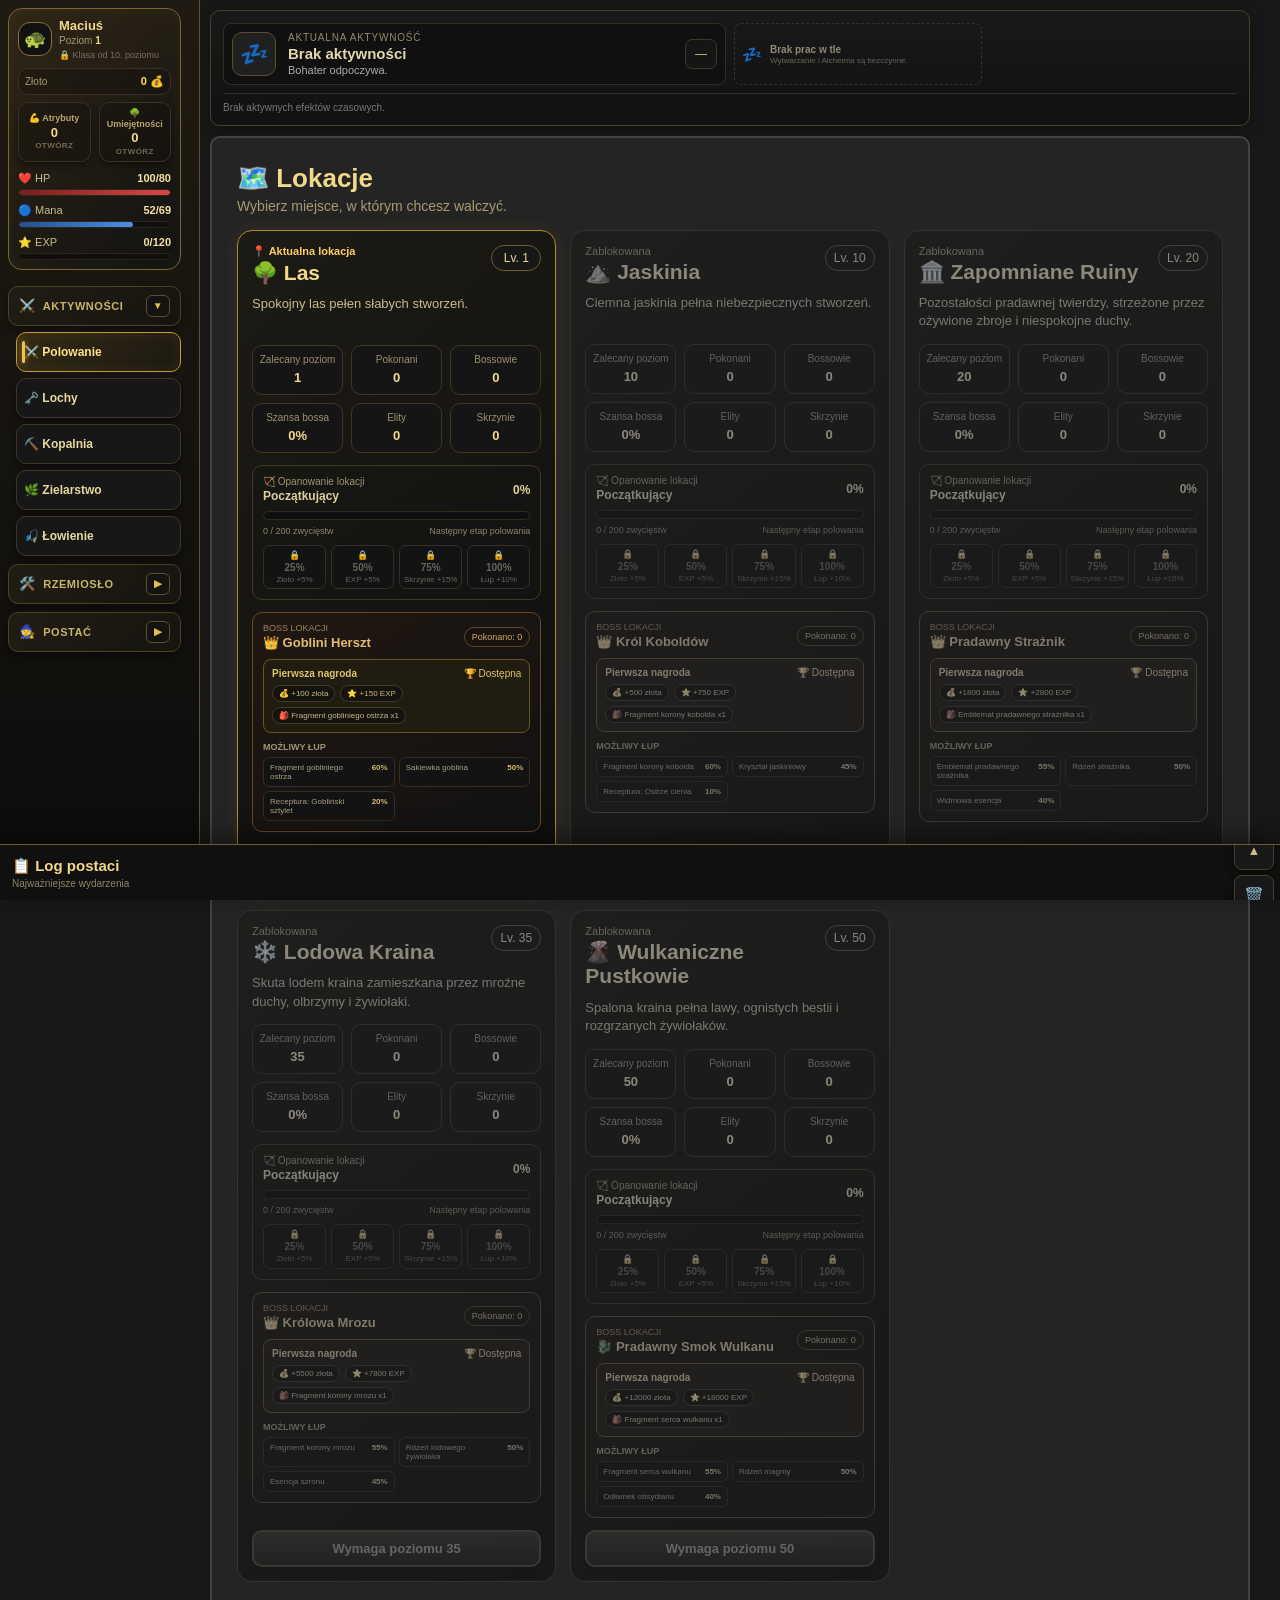
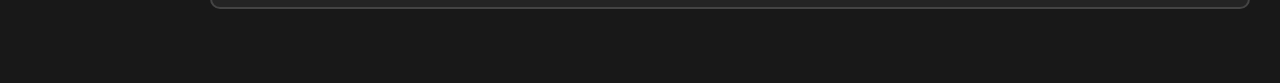
<file: index.html>
<!DOCTYPE html>
<html lang="pl">

<head>
    <meta charset="UTF-8">
    <meta name="viewport" content="width=device-width, initial-scale=1.0">
    <title>Idler</title>
    <link rel="stylesheet" href="css/style.css?v=20260802-equipment-loadouts">
    <link rel="stylesheet" href="css/tablet.css?v=1">
</head>


<body>
    <div id="layout">

        <nav id="menu">
            <div class="side-hero-card">
                <div class="side-hero-header">
                    <div class="side-hero-avatar">
                        🐢
                    </div>

                    <div class="side-hero-identity">
                        <div class="side-hero-title">
                            Maciuś
                        </div>

                        <div class="side-hero-subtitle">
                            Poziom
                            <strong id="player-level">
                                1
                            </strong>
                        </div>

                        <div id="side-hero-class" class="side-hero-class">
                            🔒 Klasa od 10. poziomu
                        </div>
                    </div>

                    <button id="side-hero-class-button" type="button" class="side-hero-class-button" onclick="
            openCharacterClassSelection()
        " title="Przejdź do wyboru klasy" hidden>
                        Wybierz klasę
                    </button>
                </div>

                <div class="side-hero-gold">
                    <span>Złoto</span>
                    <strong><span id="player-gold">0</span> 💰</strong>
                </div>

                <div class="side-hero-points">
                    <button type="button" class="side-hero-point side-hero-point-button"
                        onclick="openHeroTab('attributes')" title="Przejdź do atrybutów bohatera">
                        <span>💪 Atrybuty</span>

                        <strong id="player-attribute-points">
                            0
                        </strong>

                        <small>
                            Otwórz
                        </small>
                    </button>

                    <button type="button" class="side-hero-point side-hero-point-button" onclick="openHeroTab('skills')"
                        title="Przejdź do umiejętności bohatera">
                        <span>🌳 Umiejętności</span>

                        <strong id="player-skill-points">
                            0
                        </strong>

                        <small>
                            Otwórz
                        </small>
                    </button>
                </div>

                <div class="side-hero-bar-group">
                    <div class="side-hero-bar-label">
                        <span>❤️ HP</span>
                        <strong id="player-hp">100/100</strong>
                    </div>
                    <div class="side-hero-bar">
                        <div id="hp-fill" class="side-hero-bar-fill hp-fill"></div>
                    </div>

                    <div id="commander-defense-indicator"
                        class="equipment-set-combat-indicator commander-defense-indicator" hidden>
                        <span class="equipment-set-combat-indicator-icon">
                            🛡️
                        </span>
                        <div>
                            <strong>Niezłomna obrona</strong>
                            <span data-set-effect-status></span>
                        </div>
                    </div>
                </div>

                <div class="side-hero-bar-group">
                    <div class="side-hero-bar-label">
                        <span>🔵 Mana</span>
                        <strong id="player-mana">50/50</strong>
                    </div>

                    <div class="side-hero-bar">
                        <div id="mana-fill" class="side-hero-bar-fill mana-fill"></div>
                    </div>
                </div>

                <div class="side-hero-bar-group">
                    <div class="side-hero-bar-label">
                        <span>⭐ EXP</span>
                        <strong>
                            <span id="player-exp">0</span>/<span id="player-exp-needed">100</span>
                        </strong>
                    </div>
                    <div class="side-hero-bar">
                        <div id="exp-fill" class="side-hero-bar-fill exp-fill"></div>
                    </div>
                </div>
            </div>

            <div class="menu-categories">
                <section class="menu-category" data-menu-category="activities">
                    <button class="menu-category-toggle" type="button" aria-expanded="true"
                        aria-controls="menu-category-activities" onclick="toggleMenuCategory('activities')">
                        <span><span class="menu-category-icon">⚔️</span> Aktywności</span>
                        <span class="menu-category-chevron" aria-hidden="true"></span>
                    </button>

                    <div id="menu-category-activities" class="menu-category-items">
                        <button data-menu-section="hunting" onclick="openHuntingScreen()">⚔️ Polowanie</button>
                        <button data-menu-section="dungeons" onclick="showScreen('screen-dungeons')">
                            🗝️ Lochy
                        </button>
                        <button data-menu-section="mining" onclick="openMiningScreen()">⛏️ Kopalnia</button>
                        <button data-menu-section="herbalism" onclick="openHerbalismScreen()">🌿 Zielarstwo</button>
                        <button data-menu-section="fishing" onclick="openFishingScreen()">🎣 Łowienie</button>
                    </div>
                </section>

                <section class="menu-category" data-menu-category="crafting">
                    <button class="menu-category-toggle" type="button" aria-expanded="false"
                        aria-controls="menu-category-crafting" onclick="toggleMenuCategory('crafting')">
                        <span><span class="menu-category-icon">🛠️</span> Rzemiosło</span>
                        <span class="menu-category-chevron" aria-hidden="true"></span>
                    </button>

                    <div id="menu-category-crafting" class="menu-category-items" hidden>
                        <button data-menu-section="alchemy" onclick="openAlchemyScreen()">🧪 Alchemia</button>
                        <button data-menu-section="cooking" onclick="openCookingScreen()">🍳 Gotowanie</button>
                        <button data-menu-section="shop" onclick="showScreen('screen-shop')">🛒 Kupiec</button>
                        <button data-menu-section="crafting" onclick="showScreen('screen-crafting')">🛠️
                            Wytwarzanie</button>

                    </div>
                </section>

                <section class="menu-category" data-menu-category="character">
                    <button class="menu-category-toggle" type="button" aria-expanded="false"
                        aria-controls="menu-category-character" onclick="toggleMenuCategory('character')">
                        <span><span class="menu-category-icon">🧙</span> Postać</span>
                        <span class="menu-category-chevron" aria-hidden="true"></span>
                    </button>

                    <div id="menu-category-character" class="menu-category-items" hidden>
                        <button data-menu-section="hero" onclick="showScreen('screen-hero')">🧙 Bohater</button>
                        <button id="menu-quests-button" data-menu-section="quests"
                            onclick="showScreen('screen-quests')">📜 Zadania</button>
                        <button id="menu-journal-button" data-menu-section="journal" onclick="openJournal()">📖
                            Dziennik</button>
                    </div>
                </section>
            </div>

            <div class="menu-footer">
                <button data-menu-section="settings" onclick="showScreen('screen-settings')">⚙️ Ustawienia</button>
            </div>
        </nav>

        <main id="content">

            <section id="activity-hud" class="activity-hud">
                <div class="activity-hud-main">
                    <div class="activity-hud-icon" id="activity-hud-icon">
                        💤
                    </div>

                    <div class="activity-hud-info">
                        <span class="activity-hud-label">
                            Aktualna aktywność
                        </span>

                        <strong id="activity-hud-name">
                            Brak aktywności
                        </strong>

                        <span id="activity-hud-details">
                            Bohater odpoczywa.
                        </span>
                    </div>
                    <div class="activity-hud-progress">
                        <div id="activity-hud-progress-fill" class="activity-hud-progress-fill"></div>
                    </div>
                    <div id="activity-hud-time" class="activity-hud-time">
                        —
                    </div>
                </div>



                <div id="potion-effects-container" class="potion-effects-container"></div>


                <div id="timed-effects-container" class="timed-effects-container">
                    <div class="timed-effects-empty">
                        Brak aktywnych efektów czasowych.
                    </div>
                </div>
            </section>

            <section id="screen-hunting" class="screen">
                <div class="screen-header">
                    <div>
                        <h2>🗺️ Lokacje</h2>
                        <p>Wybierz miejsce, w którym chcesz walczyć.</p>
                    </div>
                </div>

                <div id="locations-list" class="locations-grid"></div>
            </section>
            <section id="screen-dungeons" class="screen">
                <div class="screen-header">
                    <div>
                        <h2>🗝️ Lochy</h2>

                        <p>
                            Wyruszaj na ograniczone wyprawy,
                            pokonuj kolejne pomieszczenia
                            i zdobywaj specjalne nagrody.
                        </p>
                    </div>
                </div>

                <div id="dungeons-list" class="locations-grid"></div>
            </section>
            <section id="screen-combat" class="screen">

                <h2 id="current-location-name"></h2>

                <div class="combat-layout">

                    <!-- LEWA KOLUMNA — PRZECIWNIK -->

                    <div class="game-card enemy-card" id="enemy-card">
                        <div class="enemy-card-top">
                            <div id="enemy-icon" class="enemy-icon">
                                👹
                            </div>

                            <div class="enemy-title-box">
                                <div id="boss-label" class="boss-label"></div>

                                <h3 id="enemy-name">
                                    Przeciwnik
                                </h3>
                            </div>

                        </div>
                        <div id="enemy-modifier-description" class="enemy-modifier-description" hidden></div>
                        <div class="enemy-hp-section">
                            <div class="enemy-hp-label">
                                <span>❤️ HP</span>

                                <strong id="enemy-hp">
                                    0/0
                                </strong>
                            </div>

                            <div class="enemy-hp-bar">
                                <div id="enemy-fill" class="enemy-hp-fill"></div>
                            </div>

                            <div id="dragon-wrath-indicator"
                                class="equipment-set-combat-indicator dragon-wrath-indicator" hidden>
                                <span class="equipment-set-combat-indicator-icon">
                                    🔥
                                </span>
                                <div>
                                    <strong>Smoczy gniew</strong>
                                    <span data-set-effect-status></span>
                                </div>
                            </div>
                        </div>

                        <div class="enemy-stats-row">
                            <div class="enemy-stat-box">
                                <span>Atak</span>

                                <strong id="enemy-attack">
                                    0
                                </strong>
                            </div>

                            <div class="enemy-stat-box">
                                <span>Szansa bossa</span>

                                <strong id="boss-chance">
                                    0%
                                </strong>
                            </div>

                            <div class="enemy-stat-box">
                                <span>Zabici</span>

                                <strong id="boss-kills-counter">
                                    0
                                </strong>
                            </div>
                        </div>
                        <div class="boss-chance-panel">
                            <div class="boss-chance-header">
                                <span>
                                    👑 Szansa na pojawienie się bossa
                                </span>

                                <strong id="boss-chance-progress">
                                    0% / 20%
                                </strong>
                            </div>

                            <div class="boss-chance-track">
                                <div id="boss-chance-fill" class="boss-chance-fill"></div>
                            </div>

                            <div id="boss-chance-message" class="boss-chance-message">
                                Pierwszy wzrost nastąpi przy 26. zwycięstwie.
                            </div>
                        </div>
                        <p id="respawn-timer" class="respawn-timer"></p>

                        <div class="combat-controls">
                            <div class="combat-spell-slots">

                                <div id="offensive-spell-slot" class="
                            combat-spell-slot
                            offensive-spell-slot
                        ">
                                    <div class="combat-spell-slot-header">
                                        <span class="combat-spell-icon">
                                            🔥
                                        </span>

                                        <div>
                                            <span class="combat-spell-type">
                                                Czar ofensywny
                                            </span>

                                            <strong id="offensive-spell-name">
                                                Brak czaru
                                            </strong>
                                        </div>
                                    </div>

                                    <select id="offensive-spell-select" class="combat-spell-select" onchange="changeCombatSpell(
                                'offensive',
                                this.value
                            )">
                                        <option value="">
                                            Brak czaru
                                        </option>
                                    </select>

                                    <div class="combat-spell-status">
                                        <span id="offensive-spell-mana">
                                            Mana: —
                                        </span>

                                        <span id="offensive-spell-cooldown">
                                            Gotowy
                                        </span>
                                    </div>
                                </div>

                                <div id="defensive-spell-slot" class="
                            combat-spell-slot
                            defensive-spell-slot
                        ">
                                    <div class="combat-spell-slot-header">
                                        <span class="combat-spell-icon">
                                            🛡️
                                        </span>

                                        <div>
                                            <span class="combat-spell-type">
                                                Czar defensywny
                                            </span>

                                            <strong id="defensive-spell-name">
                                                Brak czaru
                                            </strong>
                                        </div>
                                    </div>

                                    <select id="defensive-spell-select" class="combat-spell-select" onchange="changeCombatSpell(
                                'defensive',
                                this.value
                            )">
                                        <option value="">
                                            Brak czaru
                                        </option>
                                    </select>

                                    <div class="combat-spell-status">
                                        <span id="defensive-spell-mana">
                                            Mana: —
                                        </span>

                                        <span id="defensive-spell-cooldown">
                                            Gotowy
                                        </span>
                                    </div>
                                </div>
                                <div id="auto-healing-slot" class="
        combat-spell-slot
        healing-potion-slot
    ">
                                    <div class="combat-spell-slot-header">
                                        <span class="combat-spell-icon">
                                            ❤️
                                        </span>

                                        <div>
                                            <span class="combat-spell-type">
                                                Automatyczne leczenie
                                            </span>

                                            <strong id="auto-healing-potion-name">
                                                Brak mikstury
                                            </strong>
                                        </div>
                                    </div>

                                    <select id="auto-healing-potion-select" class="combat-spell-select" onchange="
            setAutoHealingPotion(
                this.value
            )
        ">
                                        <option value="">
                                            Brak mikstury
                                        </option>
                                    </select>

                                    <select id="auto-healing-threshold-select" class="combat-spell-select" onchange="
            setAutoHealingThreshold(
                this.value
            )
        ">
                                        <option value="30">
                                            Użyj poniżej 30% HP
                                        </option>

                                        <option value="40">
                                            Użyj poniżej 40% HP
                                        </option>

                                        <option value="50">
                                            Użyj poniżej 50% HP
                                        </option>
                                    </select>

                                    <div class="combat-spell-status">
                                        <span id="auto-healing-quantity">
                                            W plecaku: 0
                                        </span>

                                        <span id="auto-healing-status">
                                            Wyłączone
                                        </span>
                                    </div>
                                </div>
                                <div id="combat-food-slot" class="
        combat-spell-slot
        combat-food-slot
    ">
                                    <div class="combat-spell-slot-header">
                                        <span class="combat-spell-icon">
                                            🍲
                                        </span>

                                        <div>
                                            <span class="combat-spell-type">
                                                Potrawa
                                            </span>

                                            <strong id="combat-food-name">
                                                Brak wybranej potrawy
                                            </strong>
                                        </div>
                                    </div>

                                    <select id="combat-food-select" class="combat-spell-select" onchange="
            setCombatFood(
                this.value
            )
        ">
                                        <option value="">
                                            Brak potrawy
                                        </option>
                                    </select>

                                    <div class="combat-food-active-effect">
                                        <span>
                                            Aktywny posiłek
                                        </span>

                                        <strong id="combat-food-active-name">
                                            Brak
                                        </strong>

                                        <small id="combat-food-active-time">
                                            Czas: —
                                        </small>
                                    </div>

                                    <div class="combat-spell-status">
                                        <span id="combat-food-quantity">
                                            W plecaku: 0
                                        </span>

                                        <span id="combat-food-status">
                                            Nie wybrano
                                        </span>
                                    </div>

                                    <button id="combat-food-use-button" type="button" class="combat-food-use-button"
                                        onclick="
            useSelectedCombatFood()
        ">
                                        🍴 Zjedz
                                    </button>
                                </div>
                            </div>

                            <div class="combat-action-buttons">
                                <button id="fight-btn" type="button" class="combat-fight-button"
                                    onclick="toggleFight()">
                                    START WALKI ▶️
                                </button>

                                <button type="button" class="combat-location-button" onclick="
            showHuntingLocationsScreen()
        ">
                                    ⬅️ Wróć do lokacji
                                </button>
                            </div>
                        </div>
                    </div>

                    <!-- PRAWA KOLUMNA — LOG WALKI -->

                    <div class="game-card combat-log-card">
                        <div class="combat-log-header">
                            <span>
                                📜 Log walki
                            </span>

                            <button onclick="clearCombatLog()">
                                Wyczyść
                            </button>
                        </div>

                        <div id="combat-log" class="combat-log"></div>
                    </div>

                </div>
            </section>

            <section id="screen-mining-locations" class="screen">
                <div class="screen-header">
                    <div>
                        <h2>⛏️ Kopalnia</h2>

                        <p>
                            Wybierz szyb i zacznij kopanie.
                        </p>
                    </div>
                </div>

                <div id="mining-activity" class="mining-activity-card"></div>

                <div id="mining-areas-list" class="mining-areas-list"></div>
            </section>

            <section id="screen-mining-area" class="screen">
                <button onclick="leaveMiningArea()">
                    ⬅️ Wróć do kopalni
                </button>

                <div id="mining-activity" class="mining-activity-card"></div>
            </section>

            <section id="screen-herbalism-locations" class="screen">
                <div class="screen-header">
                    <div>
                        <h2>🌿 Zielarstwo</h2>

                        <p>
                            Wybierz miejsce i Zacznij zbierać.
                        </p>
                    </div>
                </div>

                <div id="herbalism-activity" class="herbalism-activity-card"></div>

                <div id="herbalism-areas-list" class="herbalism-areas-list"></div>
            </section>

            <section id="screen-fishing-locations" class="screen">
                <div class="screen-header">
                    <div>
                        <h2>🎣 Łowienie</h2>

                        <p>
                            Wybierz łowisko, zarzuć wędkę i wypatruj skarbów.
                        </p>
                    </div>
                </div>

                <div id="fishing-activity" class="fishing-activity-card"></div>

            </section>

            <section id="screen-alchemy" class="screen">


                <div class="screen-header">
                    <div>
                        <h2>🧪 Alchemia</h2>

                        <p>
                            Warz mikstury ze składników zdobytych podczas zielarstwa,
                            polowania i kopania.
                        </p>
                    </div>
                </div>

                <div id="alchemy-progress-panel" class="alchemy-progress-panel"></div>

                <div id="alchemy-recipes-list" class="alchemy-recipes-list"></div>

            </section>

            <section id="screen-cooking" class="screen">
                <div class="screen-header">
                    <div>
                        <h2>🍳 Gotowanie</h2>
                        <p>
                            Łącz ryby ze złowisk z ziołami ze zbieractwa i przygotowuj
                            potrawy dające czasowe premie. Kolejne porcje tej samej
                            potrawy wydłużają jej działanie maksymalnie do 8 godzin.
                        </p>
                    </div>
                </div>

                <div id="cooking-overview" class="cooking-overview"></div>
                <div id="tavern-panel" class="tavern-panel"></div>

                <div class="cooking-section-heading">
                    <div>
                        <h3>📖 Przepisy</h3>
                        <p>Przygotuj potrawy dla bohatera albo na zamówienia Karczmy.</p>
                    </div>
                </div>
                <div id="cooking-recipes-list" class="cooking-recipes-list"></div>
            </section>

            <section id="screen-quests" class="screen">
                <div class="screen-header">
                    <div>
                        <h2>📜 Zadania</h2>
                        <p>
                            Wybierz rodzaj aktywności, realizuj kolejne etapy i odbieraj nagrody.
                        </p>
                    </div>
                </div>
                <div id="quests"></div>
            </section>

            <section id="screen-shop" class="screen">

                <div class="game-card">
                    <div class="card-header">Towary kupca</div>
                    <div id="shop-list"></div>
                </div>
            </section>

            <section id="screen-crafting" class="screen">
                <div class="game-card">
                    <div class="card-header">🛠️ Wytwarzanie</div>
                    <div id="crafting-list"></div>
                </div>
            </section>



            <section id="screen-hero" class="screen">
                <h2>🧙 Bohater</h2>

                <div class="hero-tabs">
                    <button class="hero-tab-button active" data-hero-tab="summary" onclick="showHeroTab('summary')">
                        📊 Podsumowanie
                    </button>

                    <button class="hero-tab-button" data-hero-tab="attributes" onclick="showHeroTab('attributes')">
                        💪 Atrybuty
                    </button>

                    <button class="hero-tab-button" data-hero-tab="equipment" onclick="showHeroTab('equipment')">
                        🛡️ Wyposażenie
                    </button>

                    <button class="hero-tab-button" data-hero-tab="inventory" onclick="showHeroTab('inventory')">
                        🎒 Plecak
                    </button>
                    <button class="hero-tab-button" data-hero-tab="profession-tools"
                        onclick="showHeroTab('profession-tools')">
                        🧰 Narzędzia
                    </button>
                    <button class="hero-tab-button" data-hero-tab="skills" onclick="showHeroTab('skills')">
                        🌳 Umiejętności
                    </button>
                </div>

                <div class="hero-tab-panel active" data-hero-panel="summary">
                    <div class="game-card hero-stats-card">
                        <div class="card-header">
                            📊 Podsumowanie bohatera
                        </div>

                        <div class="hero-summary-groups">
                            <section class="hero-summary-group hero-summary-group-development">
                                <div class="hero-summary-group-header">
                                    <div class="hero-summary-group-icon">🌟</div>
                                    <div>
                                        <strong>Rozwój bohatera</strong>
                                        <span>Poziom, klasa i dostępne punkty rozwoju</span>
                                    </div>
                                </div>

                                <div class="hero-summary-grid">
                                    <div class="hero-summary-card summary-level">
                                        <div class="hero-summary-icon">⭐</div>
                                        <div class="hero-summary-content">
                                            <span>Poziom</span>
                                            <strong id="hero-level"></strong>
                                        </div>
                                    </div>

                                    <div id="hero-class-summary-card" class="hero-summary-card summary-class"></div>

                                    <div class="hero-summary-card summary-exp">
                                        <div class="hero-summary-icon">✨</div>
                                        <div class="hero-summary-content">
                                            <span>Doświadczenie</span>
                                            <strong id="hero-exp"></strong>
                                        </div>
                                    </div>

                                    <div class="hero-summary-card summary-points">
                                        <div class="hero-summary-icon">📌</div>
                                        <div class="hero-summary-content">
                                            <span>Punkty atrybutów</span>
                                            <strong id="hero-attribute-points"></strong>
                                        </div>
                                    </div>
                                </div>
                            </section>

                            <section class="hero-summary-group hero-summary-group-resources">
                                <div class="hero-summary-group-header">
                                    <div class="hero-summary-group-icon">💠</div>
                                    <div>
                                        <strong>Zasoby</strong>
                                        <span>Stan bohatera podczas walki</span>
                                    </div>
                                </div>

                                <div class="hero-summary-grid">
                                    <div class="hero-summary-card summary-hp">
                                        <div class="hero-summary-icon">❤️</div>
                                        <div class="hero-summary-content">
                                            <span>Punkty życia</span>
                                            <strong id="hero-hp"></strong>
                                        </div>
                                    </div>

                                    <div class="hero-summary-card summary-mana">
                                        <div class="hero-summary-icon">🔵</div>
                                        <div class="hero-summary-content">
                                            <span>Mana</span>
                                            <strong id="hero-mana"></strong>
                                        </div>
                                    </div>
                                </div>
                            </section>

                            <section class="hero-summary-group hero-summary-group-rewards">
                                <div class="hero-summary-group-header">
                                    <div class="hero-summary-group-icon">🎒</div>
                                    <div>
                                        <strong>Nagrody</strong>
                                        <span>Majątek i jakość zdobywanego łupu</span>
                                    </div>
                                </div>

                                <div class="hero-summary-grid">
                                    <div class="hero-summary-card summary-gold">
                                        <div class="hero-summary-icon">💰</div>
                                        <div class="hero-summary-content">
                                            <span>Złoto</span>
                                            <strong id="hero-gold"></strong>
                                        </div>
                                    </div>

                                    <div class="hero-summary-card summary-loot">
                                        <div class="hero-summary-icon">🎁</div>
                                        <div class="hero-summary-content">
                                            <span>Bonus do łupu</span>
                                            <strong id="hero-loot-bonus"></strong>
                                        </div>
                                    </div>
                                </div>
                            </section>

                            <section class="hero-summary-group hero-summary-group-offense">
                                <div class="hero-summary-group-header">
                                    <div class="hero-summary-group-icon">⚔️</div>
                                    <div>
                                        <strong>Ofensywa</strong>
                                        <span>Obrażenia i trafienia krytyczne</span>
                                    </div>
                                </div>

                                <div class="hero-summary-grid">
                                    <div class="hero-summary-card summary-melee">
                                        <div class="hero-summary-icon">⚔️</div>
                                        <div class="hero-summary-content">
                                            <span>Atak wręcz</span>
                                            <strong id="hero-melee-damage"></strong>
                                        </div>
                                    </div>

                                    <div class="hero-summary-card summary-ranged">
                                        <div class="hero-summary-icon">🏹</div>
                                        <div class="hero-summary-content">
                                            <span>Atak dystansowy</span>
                                            <strong id="hero-ranged-damage"></strong>
                                        </div>
                                    </div>

                                    <div class="hero-summary-card summary-magic">
                                        <div class="hero-summary-icon">🔮</div>
                                        <div class="hero-summary-content">
                                            <span>Magia</span>
                                            <strong id="hero-magic-damage"></strong>
                                        </div>
                                    </div>

                                    <div class="hero-summary-card summary-crit">
                                        <div class="hero-summary-icon">💥</div>
                                        <div class="hero-summary-content">
                                            <span>Szansa krytyczna</span>
                                            <strong id="hero-crit-chance"></strong>
                                        </div>
                                    </div>

                                    <div class="hero-summary-card summary-crit-damage">
                                        <div class="hero-summary-icon">🔥</div>
                                        <div class="hero-summary-content">
                                            <span>Obrażenia krytyczne</span>
                                            <strong id="hero-crit-damage"></strong>
                                        </div>
                                    </div>

                                    <div class="hero-summary-card summary-strength">
                                        <div class="hero-summary-icon">💪</div>
                                        <div class="hero-summary-content">
                                            <span>Bonus z siły</span>
                                            <strong id="hero-general-damage"></strong>
                                        </div>
                                    </div>
                                </div>
                            </section>

                            <section class="hero-summary-group hero-summary-group-defense">
                                <div class="hero-summary-group-header">
                                    <div class="hero-summary-group-icon">🛡️</div>
                                    <div>
                                        <strong>Obrona</strong>
                                        <span>Odporność i szansa uniknięcia ataku</span>
                                    </div>
                                </div>

                                <div class="hero-summary-grid">
                                    <div class="hero-summary-card summary-armor">
                                        <div class="hero-summary-icon">🧱</div>
                                        <div class="hero-summary-content">
                                            <span>Pancerz</span>
                                            <strong id="hero-armor"></strong>
                                        </div>
                                    </div>

                                    <div class="hero-summary-card summary-defense">
                                        <div class="hero-summary-icon">🛡️</div>
                                        <div class="hero-summary-content">
                                            <span>Redukcja obrażeń</span>
                                            <strong id="hero-defense"></strong>
                                        </div>
                                    </div>

                                    <div class="hero-summary-card summary-dodge">
                                        <div class="hero-summary-icon">💨</div>
                                        <div class="hero-summary-content">
                                            <span>Unik</span>
                                            <strong id="hero-dodge-chance"></strong>
                                        </div>
                                    </div>
                                </div>
                            </section>
                        </div>

                        <div class="hero-active-bonuses-section">
                            <div class="hero-active-bonuses-header">
                                <div>
                                    <strong>✨ Aktywne premie</strong>

                                    <span>
                                        Efekty czasowe i aktywne premie zestawów
                                    </span>
                                </div>
                            </div>

                            <div id="hero-active-bonuses-list" class="hero-active-bonuses-list"></div>
                        </div>
                    </div>
                </div>

                <div class="hero-tab-panel" data-hero-panel="attributes">
                    <div class="game-card hero-stats-card">
                        <div class="card-header">
                            💪 Atrybuty
                        </div>

                        <div class="hero-attribute-confirmation">
                            <div class="hero-attribute-points-summary">
                                <span>
                                    Dostępne punkty atrybutów
                                </span>

                                <strong id="hero-pending-attribute-points">
                                    0
                                </strong>
                            </div>

                            <div class="hero-attribute-confirmation-buttons">
                                <button onclick="resetPendingAttributeChanges()">
                                    Anuluj zmiany
                                </button>

                                <button class="hero-attribute-confirm-button"
                                    onclick="confirmPendingAttributeChanges()">
                                    Zatwierdź atrybuty
                                </button>
                            </div>
                        </div>

                        <div class="hero-attributes-grid">

                            <div class="hero-attribute-card">
                                <div class="hero-attribute-main">
                                    <div>
                                        <span>Siła</span>
                                        <strong id="hero-strength"></strong>
                                    </div>

                                    <div class="hero-attribute-buttons">
                                        <button onclick="removePendingAttributePoint('strength', 5)">−5</button>
                                        <button onclick="removePendingAttributePoint('strength', 1)">−</button>
                                        <button onclick="addPendingAttributePoint('strength', 1)">+</button>
                                        <button onclick="addPendingAttributePoint('strength', 5)">+5</button>
                                        <button class="hero-attribute-max-button"
                                            onclick="addMaximumPendingAttributePoints('strength')">
                                            MAX
                                        </button>
                                    </div>
                                </div>
                            </div>

                            <div class="hero-attribute-card">
                                <div class="hero-attribute-main">
                                    <div>
                                        <span>Zręczność</span>
                                        <strong id="hero-dexterity"></strong>
                                    </div>

                                    <div class="hero-attribute-buttons">
                                        <button onclick="removePendingAttributePoint('dexterity', 5)">−5</button>
                                        <button onclick="removePendingAttributePoint('dexterity', 1)">−</button>
                                        <button onclick="addPendingAttributePoint('dexterity', 1)">+</button>
                                        <button onclick="addPendingAttributePoint('dexterity', 5)">+5</button>
                                        <button class="hero-attribute-max-button"
                                            onclick="addMaximumPendingAttributePoints('dexterity')">
                                            MAX
                                        </button>
                                    </div>
                                </div>
                            </div>

                            <div class="hero-attribute-card">
                                <div class="hero-attribute-main">
                                    <div>
                                        <span>Inteligencja</span>
                                        <strong id="hero-intelligence"></strong>
                                    </div>

                                    <div class="hero-attribute-buttons">
                                        <button onclick="removePendingAttributePoint('intelligence', 5)">−5</button>
                                        <button onclick="removePendingAttributePoint('intelligence', 1)">−</button>
                                        <button onclick="addPendingAttributePoint('intelligence', 1)">+</button>
                                        <button onclick="addPendingAttributePoint('intelligence', 5)">+5</button>
                                        <button class="hero-attribute-max-button"
                                            onclick="addMaximumPendingAttributePoints('intelligence')">
                                            MAX
                                        </button>
                                    </div>
                                </div>
                            </div>

                            <div class="hero-attribute-card">
                                <div class="hero-attribute-main">
                                    <div>
                                        <span>Wytrzymałość</span>
                                        <strong id="hero-endurance"></strong>
                                    </div>

                                    <div class="hero-attribute-buttons">
                                        <button onclick="removePendingAttributePoint('endurance', 5)">−5</button>
                                        <button onclick="removePendingAttributePoint('endurance', 1)">−</button>
                                        <button onclick="addPendingAttributePoint('endurance', 1)">+</button>
                                        <button onclick="addPendingAttributePoint('endurance', 5)">+5</button>
                                        <button class="hero-attribute-max-button"
                                            onclick="addMaximumPendingAttributePoints('endurance')">
                                            MAX
                                        </button>
                                    </div>
                                </div>
                            </div>

                            <div class="hero-attribute-card">
                                <div class="hero-attribute-main">
                                    <div>
                                        <span>Szczęście</span>
                                        <strong id="hero-luck"></strong>
                                    </div>

                                    <div class="hero-attribute-buttons">
                                        <button onclick="removePendingAttributePoint('luck', 5)">−5</button>
                                        <button onclick="removePendingAttributePoint('luck', 1)">−</button>
                                        <button onclick="addPendingAttributePoint('luck', 1)">+</button>
                                        <button onclick="addPendingAttributePoint('luck', 5)">+5</button>
                                        <button class="hero-attribute-max-button"
                                            onclick="addMaximumPendingAttributePoints('luck')">
                                            MAX
                                        </button>
                                    </div>
                                </div>
                            </div>

                        </div>

                    </div>
                </div>
                <div class="hero-tab-panel" data-hero-panel="equipment">
                    <div class="game-card equipment-panel">
                        <div class="card-header">
                            🛡️ Wyposażenie
                        </div>

                        <section class="equipment-loadouts-panel">
                            <header class="equipment-loadouts-header">
                                <div>
                                    <strong>🧰 Zapisane komplety</strong>
                                    <span>Zmieniaj całe wyposażenie jednym kliknięciem</span>
                                </div>

                                <small>
                                    Zapis obejmuje broń, pancerz i biżuterię
                                </small>
                            </header>

                            <div id="equipment-loadout-list" class="equipment-loadout-list"></div>
                        </section>

                        <div class="equipment-layout">

                            <!-- LEWA STRONA — ZAŁOŻONE PRZEDMIOTY -->
                            <section class="equipment-equipped-section">
                                <div class="equipment-section-header">
                                    <div>
                                        <strong>
                                            Założone przedmioty
                                        </strong>

                                        <span>
                                            Aktualne wyposażenie bohatera
                                        </span>
                                    </div>
                                </div>

                                <div class="equipment-grid">
                                    <div class="equipment-slot slot-talisman">
                                        <span>🔮 Talizman</span>
                                        <strong id="slot-talisman">
                                            Pusty
                                        </strong>
                                    </div>

                                    <div class="equipment-slot slot-helmet">
                                        <span>⛑️ Hełm</span>
                                        <strong id="slot-helmet">
                                            Pusty
                                        </strong>
                                    </div>

                                    <div class="equipment-slot slot-amulet">
                                        <span>📿 Amulet</span>
                                        <strong id="slot-amulet">
                                            Pusty
                                        </strong>
                                    </div>

                                    <div class="equipment-slot slot-weapon">
                                        <span>⚔️ Broń</span>
                                        <strong id="slot-weapon">
                                            Pusty
                                        </strong>
                                    </div>

                                    <div class="equipment-slot slot-armor">
                                        <span>🛡️ Pancerz</span>
                                        <strong id="slot-armor">
                                            Pusty
                                        </strong>
                                    </div>

                                    <div class="equipment-slot slot-shield">
                                        <span>🔰 Tarcza</span>
                                        <strong id="slot-shield">
                                            Pusty
                                        </strong>
                                    </div>

                                    <div class="equipment-slot slot-ring1">
                                        <span>💍 Pierścień 1</span>
                                        <strong id="slot-ring1">
                                            Pusty
                                        </strong>
                                    </div>

                                    <div class="equipment-slot slot-pants">
                                        <span>👖 Spodnie</span>
                                        <strong id="slot-pants">
                                            Pusty
                                        </strong>
                                    </div>

                                    <div class="equipment-slot slot-ring2">
                                        <span>💍 Pierścień 2</span>
                                        <strong id="slot-ring2">
                                            Pusty
                                        </strong>
                                    </div>

                                    <div class="equipment-slot slot-gloves">
                                        <span>🧤 Rękawice</span>
                                        <strong id="slot-gloves">
                                            Pusty
                                        </strong>
                                    </div>

                                    <div class="equipment-slot slot-boots">
                                        <span>🥾 Buty</span>
                                        <strong id="slot-boots">
                                            Pusty
                                        </strong>
                                    </div>
                                </div>

                                <div id="equipment-set-summary" class="equipment-set-summary"></div>
                            </section>

                            <!-- PRAWA STRONA — PRZEDMIOTY Z PLECAKA -->
                            <section class="equipment-backpack-section">
                                <div class="equipment-section-header">
                                    <div>
                                        <strong>
                                            🎒 Przedmioty z plecaka
                                        </strong>

                                        <span id="equipment-backpack-description">
                                            Wyłącznie przedmioty możliwe do założenia
                                        </span>
                                    </div>

                                    <span id="equipment-backpack-count" class="equipment-backpack-count">
                                        0
                                    </span>
                                </div>

                                <div class="equipment-backpack-filters">
                                    <button class="equipment-backpack-filter active" data-equipment-filter="all"
                                        onclick="setEquipmentBackpackFilter('all')">
                                        Wszystko
                                    </button>

                                    <button class="equipment-backpack-filter" data-equipment-filter="weapon"
                                        onclick="setEquipmentBackpackFilter('weapon')">
                                        ⚔️ Broń
                                    </button>

                                    <button class="equipment-backpack-filter" data-equipment-filter="armor"
                                        onclick="setEquipmentBackpackFilter('armor')">
                                        🛡️ Pancerz
                                    </button>

                                    <button class="equipment-backpack-filter" data-equipment-filter="jewelry"
                                        onclick="setEquipmentBackpackFilter('jewelry')">
                                        💍 Biżuteria
                                    </button>
                                </div>
                                <div id="equipment-backpack-subfilters" class="equipment-backpack-subfilters" hidden>
                                </div>
                                <div id="equipment-backpack-list" class="equipment-backpack-list"></div>

                            </section>

                        </div>
                    </div>
                </div>

                <div class="hero-tab-panel" data-hero-panel="inventory">
                    <div class="game-card inventory-panel">
                        <div class="card-header inventory-panel-header">
                            <span>🎒 Plecak</span>

                            <button id="inventory-sell-trash-button" type="button" class="inventory-sell-all-button"
                                onclick="sellAllUnusedMonsterLoot()">
                                💰 Sprzedaj śmieci (0 💰)
                            </button>
                        </div>

                        <div id="inventory-list"></div>
                    </div>
                </div>
                <div class="hero-tab-panel" data-hero-panel="profession-tools">
                    <div class="game-card profession-tools-panel">
                        <div class="card-header">
                            🧰 Narzędzia profesji
                        </div>

                        <div class="profession-tools-introduction">
                            <strong>
                                Narzędzia używane podczas pracy
                            </strong>

                            <p>
                                Każda profesja może korzystać
                                z jednego aktywnego narzędzia.
                                Narzędzia nie zajmują miejsca
                                w wyposażeniu bojowym bohatera.
                            </p>
                        </div>

                        <div id="profession-tools-list" class="profession-tools-grid">
                            Wczytywanie narzędzi...
                        </div>
                    </div>
                </div>
                <div class="hero-tab-panel" data-hero-panel="skills">
                    <div class="game-card skills-panel">
                        <div class="card-header">
                            🌳 Drzewka umiejętności
                        </div>

                        <div class="skills-points-info">
                            <div class="skills-points-summary">
                                <span>Dostępne punkty</span>
                                <strong id="skills-points-value">0</strong>
                            </div>

                            <button id="skills-reset-button" class="skills-reset-button" type="button"
                                onclick="resetAllSkills()">
                                Pierwszy reset za darmo
                            </button>
                        </div>

                        <div id="skill-tree-tabs" class="skill-tree-tabs"></div>

                        <div id="skill-tree-description" class="skill-tree-description"></div>

                        <div id="magic-category-tabs" class="magic-category-tabs" hidden></div>

                        <div id="skills-list" class="skills-list"></div>
                    </div>
                </div>
            </section>
            <section id="screen-journal" class="screen journal-screen">
                <div class="screen-header">
                    <div>
                        <h2>📖 Dziennik</h2>

                        <p>
                            Zebrane informacje o świecie,
                            przeciwnikach, profesjach i osiągnięciach bohatera.
                        </p>
                    </div>
                </div>

                <div class="journal-tabs">
                    <button type="button" class="active" data-journal-tab="bestiary" onclick="
                openJournalTab(
                    'bestiary'
                )
            ">
                        🐾 Bestiariusz
                    </button>

                    <button type="button" data-journal-tab="locations" onclick="
                openJournalTab(
                    'locations'
                )
            ">
                        🗺️ Lokacje
                    </button>

                    <button type="button" data-journal-tab="bosses" onclick="
                openJournalTab(
                    'bosses'
                )
            ">
                        👑 Bossowie
                    </button>

                    <button type="button" data-journal-tab="professions" onclick="
                openJournalTab(
                    'professions'
                )
            ">
                        🧰 Profesje
                    </button>

                    <button id="journal-achievements-tab-button" type="button" data-journal-tab="achievements" onclick="
                openJournalTab(
                    'achievements'
                )
            ">
                        🏆 Osiągnięcia
                    </button>
                </div>

                <div class="journal-panel" data-journal-panel="bestiary">
                    <div class="journal-panel-header">
                        <div>
                            <strong>
                                🐾 Bestiariusz
                            </strong>

                            <span>
                                Informacje o napotkanych przeciwnikach.
                            </span>
                        </div>
                    </div>

                    <div id="journal-bestiary-list" class="journal-empty-card">
                        <span class="journal-empty-icon">
                            📕
                        </span>

                        <strong>
                            Bestiariusz jest pusty
                        </strong>

                        <p>
                            Pokonuj przeciwników podczas polowania,
                            aby zbierać informacje.
                        </p>
                    </div>
                </div>

                <div class="journal-panel" data-journal-panel="locations" hidden>
                    <div id="journal-location-list" class="journal-empty-card">
                        <span class="journal-empty-icon">
                            🗺️
                        </span>

                        <strong>
                            Dziennik lokacji
                        </strong>

                        <p>
                            Tutaj pokażemy opanowanie oraz odkrycia
                            z poszczególnych lokacji.
                        </p>
                    </div>
                </div>

                <div class="journal-panel" data-journal-panel="bosses" hidden>
                    <div id="journal-boss-list" class="journal-empty-card">
                        <span class="journal-empty-icon">
                            👑
                        </span>

                        <strong>
                            Dziennik bossów
                        </strong>

                        <p>
                            Tutaj znajdą się informacje o spotkanych
                            i pokonanych bossach.
                        </p>
                    </div>
                </div>

                <div class="journal-panel" data-journal-panel="professions" hidden>
                    <div class="journal-panel-header">
                        <div>
                            <strong>🧰 Dziennik profesji</strong>
                            <span>
                                Poziomy, statystyki, odkrycia i rekordy wszystkich profesji.
                            </span>
                        </div>
                    </div>

                    <div id="journal-professions-list"></div>
                </div>

                <div class="journal-panel" data-journal-panel="achievements" hidden>
                    <div id="journal-achievement-list" class="journal-empty-card">
                        <span class="journal-empty-icon">
                            🏆
                        </span>

                        <strong>
                            Osiągnięcia
                        </strong>

                        <p>
                            Wczytywanie osiągnięć...
                        </p>
                    </div>
                </div>
            </section>
            <section id="screen-settings" class="screen">
                <h2>⚙️ Ustawienia</h2>

                <div class="game-card">
                    <div class="card-header">Zarządzanie zapisem</div>

                    <button onclick="resetGame()">Resetuj postać</button>
                </div>
            </section>

        </main>

        <aside id="system-log-panel">
            <div class="system-log-header" onclick="toggleMobileSystemLog()">
                <div>
                    <strong>📋 Log postaci</strong>
                    <span>Najważniejsze wydarzenia</span>
                </div>

                <div class="system-log-header-actions">
                    <button id="system-log-toggle-button" class="system-log-toggle-button" type="button"
                        onclick="event.stopPropagation(); toggleMobileSystemLog();" title="Rozwiń lub zwiń log">
                        ▲
                    </button>

                    <button class="system-log-clear-button" type="button"
                        onclick="event.stopPropagation(); clearSystemLog();" title="Wyczyść log">
                        🗑️
                    </button>
                </div>
            </div>

            <div class="system-log-filters" role="group" aria-label="Kategorie logu">
                <button class="system-log-filter active" type="button" data-system-log-filter="all"
                    onclick="setSystemLogFilter('all')">
                    <span>📋 Wszystko</span>
                    <strong data-system-log-count="all">0</strong>
                </button>

                <button class="system-log-filter" type="button" data-system-log-filter="activities"
                    onclick="setSystemLogFilter('activities')">
                    <span>⛏️ Aktywności</span>
                    <strong data-system-log-count="activities">0</strong>
                </button>

                <button class="system-log-filter" type="button" data-system-log-filter="crafting"
                    onclick="setSystemLogFilter('crafting')">
                    <span>🛠️ Wytwarzanie</span>
                    <strong data-system-log-count="crafting">0</strong>
                </button>

                <button class="system-log-filter" type="button" data-system-log-filter="character"
                    onclick="setSystemLogFilter('character')">
                    <span>🧙 Postać</span>
                    <strong data-system-log-count="character">0</strong>
                </button>
            </div>

            <div id="system-log" class="system-log"></div>
        </aside>

    </div>
    <div id="offline-summary-overlay" class="offline-summary-overlay" hidden aria-hidden="true">
        <section id="offline-summary-modal" class="offline-summary-modal" role="dialog" aria-modal="true"
            aria-labelledby="offline-summary-title">
            <header class="offline-summary-header">
                <div class="offline-summary-icon" aria-hidden="true">
                    🌙
                </div>

                <div>
                    <span class="offline-summary-eyebrow">
                        Powrót do gry
                    </span>

                    <h2 id="offline-summary-title">
                        Podsumowanie nieobecności
                    </h2>
                </div>
            </header>

            <p id="offline-summary-duration" class="offline-summary-duration">
                Nieobecność: —
            </p>

            <div id="offline-summary-content" class="offline-summary-content"></div>

            <button id="offline-summary-continue-button" class="offline-summary-continue-button" type="button">
                Kontynuuj
            </button>
        </section>
    </div>
    <script src="js/data/forest.js"></script>
    <script src="js/data/cave.js"></script>
    <script src="js/data/ruins.js"></script>
    <script src="js/data/ice.js"></script>
    <script src="js/data/volcano.js"></script>
    <script src="js/data/professionTools.js?v=20260802-late-areas"></script>
    <script src="js/data/items.js?v=20260802-processed-equipment-materials"></script>
    <script src="js/data/equipmentSets.js?v=20260802-set-activity-bonuses"></script>
    <script src="js/data/mining.js?v=20260802-late-areas"></script>
    <script src="js/data/herbalism.js?v=20260802-late-areas"></script>
    <script src="js/data/fishing.js"></script>
    <script src="js/data/alchemy.js?v=20260802-late-recipes"></script>
    <script src="js/data/cooking.js?v=20260802-late-recipes"></script>

    <script src="js/data/recipes.js?v=20260802-processed-equipment-materials"></script>
    <script src="js/data/skills.js"></script>
    <script src="js/data/locations.js"></script>

    <script src="js/data/quests/questFactory.js"></script>
    <script src="js/data/quests/combatQuests.js"></script>
    <script src="js/data/quests/miningQuests.js"></script>
    <script src="js/data/quests/herbalismQuests.js"></script>
    <script src="js/data/quests/alchemyQuests.js"></script>
    <script src="js/data/quests/craftingQuests.js"></script>
    <script src="js/data/quests/fishingQuests.js"></script>
    <script src="js/data/quests/cookingQuests.js"></script>
    <script src="js/data/questsData.js"></script>

    <script src="js/data/classes.js"></script>
    <script src="js/data/locationMasteryData.js"></script>

    <script src="js/player.js?v=20260802-equipment-loadouts"></script>
    <script src="js/characterClasses.js"></script>
    <script src="js/combatStats.js?v=20260802-set-activity-bonuses"></script>
    <script src="js/locationMastery.js"></script>
    <script src="js/attributes.js"></script>
    <script src="js/skills.js"></script>
    <script src="js/equipmentSetCombat.js?v=20260802-set-unique-effects"></script>
    <script src="js/enemy.js"></script>
    <script src="js/quests.js"></script>
    <script src="js/shop.js?v=20260802-tool-tiers"></script>
    <script src="js/ui/notificationsUI.js"></script>
    <script src="js/systemLog.js"></script>
    <script src="js/timedEffects.js"></script>
    <script src="js/potions.js"></script>
    <script src="js/food.js"></script>
    <script src="js/activityHud.js"></script>
    <script src="js/inventory.js?v=20260802-set-bulk-equip"></script>
    <script src="js/crafting.js?v=20260802-profession-level-lock"></script>
    <script src="js/loot.js"></script>
    <script src="js/journal.js?v=20260731-achievements"></script>
    <script src="js/achievements.js?v=20260731-achievements-fix1"></script>
    <script src="js/activityManager.js"></script>
    <script src="js/battle.js?v=20260802-set-unique-effects"></script>
    <script src="js/mining.js?v=20260802-set-activity-bonuses"></script>
    <script src="js/herbalism.js?v=20260802-set-activity-bonuses"></script>
    <script src="js/fishing.js?v=20260802-profession-balance"></script>
    <script src="js/alchemy.js?v=20260802-profession-balance"></script>
    <script src="js/cooking.js?v=20260802-profession-balance"></script>

    <script src="js/offlineProgress.js?v=20260802-set-activity-bonuses"></script>
    <script src="js/offline/offlineMining.js?v=20260802-set-activity-bonuses"></script>
    <script src="js/offline/offlineHerbalism.js?v=20260802-set-activity-bonuses"></script>
    <script src="js/offline/offlineFishing.js"></script>
    <script src="js/offline/offlineAlchemy.js"></script>
    <script src="js/offline/offlineCrafting.js?v=20260802-offline-summary"></script>
    <script src="js/offline/offlineCombat.js?v=20260802-set-unique-effects"></script>
    <script src="js/offline/offlineManager.js?v=20260802-summary-delay"></script>

    <script src="js/ui/hudUI.js"></script>
    <script src="js/ui/activityHudUI.js"></script>
    <script src="js/ui/systemLogUI.js"></script>
    <script src="js/ui/combatUI.js?v=20260802-set-effect-indicators"></script>
    <script src="js/ui/locationUI.js"></script>
    <script src="js/ui/heroBonusesUI.js?v=20260802-set-unique-effects"></script>
    <script src="js/ui/heroAttributesUI.js"></script>
    <script src="js/ui/heroClassUI.js"></script>
    <script src="js/ui/heroUI.js"></script>
    <script src="js/ui/equipmentFiltersUI.js"></script>
    <script src="js/ui/equipmentComparisonUI.js?v=20260802-equipment-comparison"></script>
    <script src="js/ui/equipmentUI.js?v=20260802-equipment-loadouts"></script>
    <script src="js/ui/inventoryFiltersUI.js"></script>
    <script src="js/ui/inventoryUI.js?v=20260802-equipment-comparison"></script>
    <script src="js/ui/professionToolsUI.js?v=20260802-tool-tiers"></script>
    <script src="js/ui/professionToolContextUI.js?v=20260802-direct-tool-upgrade"></script>
    <script src="js/ui/shopItemComparisonUI.js?v=20260802-tool-tiers"></script>
    <script src="js/ui/shopUI.js?v=20260802-tool-tiers"></script>
    <script src="js/ui/craftingFiltersUI.js?v=20260802-tool-tiers"></script>
    <script src="js/ui/craftingUI.js?v=20260802-set-unique-effects"></script>
    <script src="js/ui/craftingBatchUI.js"></script>
    <script src="js/ui/craftingQueueUI.js?v=20260802-tool-upgrade"></script>
    <script src="js/ui/skillsUI.js"></script>
    <script src="js/ui/miningUI.js?v=20260802-embedded-tools"></script>
    <script src="js/ui/herbalismUI.js?v=20260802-embedded-tools"></script>
    <script src="js/ui/fishingUI.js?v=20260802-unified-fishing"></script>
    <script src="js/ui/alchemyUI.js?v=20260802-embedded-tools"></script>
    <script src="js/ui/cookingUI.js?v=20260802-embedded-tools"></script>
    <script src="js/ui/offlineSummaryUI.js"></script>
    <script src="js/ui/journalBestiaryUI.js"></script>
    <script src="js/ui/journalAchievementsUI.js?v=20260731-achievements"></script>
    <script src="js/ui/journalLocationsUI.js"></script>
    <script src="js/ui/journalBossesUI.js"></script>
    <script src="js/ui/journalProfessionsUI.js"></script>
    <script src="js/ui/journalMaterialsUI.js"></script>
    <script src="js/ui/journalUI.js?v=20260731-achievements"></script>
    <script src="js/ui/questsUI.js"></script>
    <script src="js/ui/dungeonsUI.js?v=20260805-dungeon-screen"></script>
    <script src="js/ui/ui.js?v=20260802-profession-panels"></script>

    <script src="js/saveState.js"></script>
    <script src="js/save.js?v=20260802-equipment-loadouts"></script>
    <script src="js/pageLifecycle.js"></script>
    <script src="js/script.js"></script>

    <div id="notification-container" class="notification-container"></div>

</body>

</html>
</file>
<file: css/style.css>
@import url("base.css");
@import url("layout.css");
@import url("hud.css");
@import url("screens.css");
@import url("combat.css?v=20260802-set-effect-indicators");
@import url("shop.css");
@import url("crafting.css?v=20260802-low-level-sets");
@import url("hero.css?v=20260802-low-level-sets");
@import url("equipment.css?v=20260802-equipment-loadouts");
@import url("inventory.css");
@import url("professionTools.css");
@import url("quests.css");
@import url("skills.css");
@import url("notifications.css");
@import url("systemLog.css");
@import url("mining.css?v=20260802-scroll-fix");
@import url("activityHud.css");
@import url("herbalism.css");
@import url("fishing.css?v=20260802-unified-fishing");
@import url("alchemy.css");
@import url("cooking.css");
@import url("professionToolContext.css?v=20260802-full-width-tools");
@import url("offlineSummary.css");
@import url("journal.css");
@import url("mobile.css?v=20260720-2");

.profession-double-reward {
    margin-left: 6px;
    font-size: 0.8rem;
    color: #d8b45f;
    white-space: nowrap;
}
</file>
<file: css/tablet.css>
/* =========================================
   TABLET — IPAD PRO I MNIEJSZE LAPTOPY
========================================= */

@media (max-width: 1500px) {

  html,
  body {
    width: 100%;
    max-width: 100%;

    margin: 0;

    overflow-x: hidden;
  }

  body {
    padding-bottom: 64px;
  }

  /*
     * Na tablecie pozostają tylko:
     * menu oraz główna zawartość.
     *
     * Log zostanie przeniesiony na dół.
     */
  #layout {
    display: grid !important;

    grid-template-columns:
      200px minmax(0, 1fr) !important;

    grid-template-rows: minmax(100dvh, auto) !important;

    width: 100% !important;
    max-width: 100% !important;
    min-width: 0 !important;

    margin: 0 !important;
  }

  /* =====================================
       LEWE MENU
    ===================================== */

  #menu {
    grid-column: 1 !important;
    grid-row: 1 !important;

    position: sticky !important;
    top: 0 !important;

    display: flex !important;
    flex-direction: column !important;

    width: 200px !important;
    min-width: 0 !important;
    max-width: 200px !important;

    height: 100dvh !important;

    padding: 8px !important;

    overflow-x: hidden !important;
    overflow-y: auto !important;

    box-sizing: border-box;
  }

  #menu>button {
    width: 100% !important;
    min-width: 0 !important;
    min-height: 40px !important;

    padding: 8px 7px !important;

    font-size: 12px !important;
  }

  .side-hero-card {
    padding: 9px !important;
  }

  .side-hero-header {
    gap: 7px !important;

    margin-bottom: 7px !important;
  }

  .side-hero-avatar {
    width: 34px !important;
    height: 34px !important;
    min-width: 34px !important;

    font-size: 18px !important;
  }

  .side-hero-title {
    font-size: 13px !important;
  }

  .side-hero-subtitle {
    font-size: 10px !important;
  }

  .side-hero-gold {
    margin-bottom: 7px !important;
    padding: 6px !important;

    font-size: 10px !important;
  }

  .side-hero-gold strong {
    font-size: 11px !important;
  }

  #menu .side-hero-card .side-hero-point-button {
    min-height: 53px !important;

    padding: 5px !important;
  }

  #menu .side-hero-card .side-hero-point-button span {
    font-size: 9px !important;
  }

  #menu .side-hero-card .side-hero-point-button strong {
    font-size: 13px !important;
  }

  /* =====================================
       GŁÓWNA ZAWARTOŚĆ
    ===================================== */

  #content {
    grid-column: 2 !important;
    grid-row: 1 !important;

    width: 100% !important;
    max-width: 100% !important;
    min-width: 0 !important;

    padding: 10px !important;

    box-sizing: border-box;
  }

  .screen,
  .game-card,
  .hero-tab-panel,
  #screen-hero {
    width: 100% !important;
    max-width: 100% !important;
    min-width: 0 !important;

    box-sizing: border-box;
  }

  /* =====================================
       HUD AKTYWNOŚCI
    ===================================== */

  .activity-hud {
    position: static !important;

    top: auto !important;
    left: auto !important;
    right: auto !important;

    width: 100% !important;
    max-width: 100% !important;

    margin: 0 0 10px !important;

    box-sizing: border-box;
  }

  /* =====================================
       WYPOSAŻENIE
    ===================================== */

  /*
     * Na tablecie sekcje ustawiamy jedna
     * pod drugą. Zapobiega to ściskaniu
     * slotów do kilkudziesięciu pikseli.
     */
  .equipment-layout {
    grid-template-columns: minmax(0, 1fr) !important;

    width: 100% !important;
  }

  .equipment-equipped-section,
  .equipment-backpack-section {
    width: 100% !important;
    min-width: 0 !important;
  }

  .equipment-grid {
    grid-template-columns: repeat(3, minmax(0, 1fr)) !important;

    width: 100% !important;
  }

  .equipment-slot {
    width: 100% !important;
    min-width: 0 !important;
    min-height: 82px !important;
  }

  .equipment-item-content {
    display: flex !important;
    flex-wrap: wrap !important;

    width: 100% !important;
    min-width: 0 !important;
  }

  .equipment-item-content>div {
    flex: 1 1 100% !important;

    min-width: 0 !important;
  }

  .equipment-item-name {
    overflow: visible !important;

    text-overflow: initial !important;
    white-space: normal !important;
    overflow-wrap: anywhere;
  }

  .equipment-slot button,
  .equipment-unequip-btn {
    width: 100% !important;
  }

  .equipment-backpack-list {
    max-height: none !important;
  }

  /* =====================================
       DOLNY LOG POSTACI
    ===================================== */

  #system-log-panel {
    position: fixed !important;

    left: 0 !important;
    right: 0 !important;
    bottom: 0 !important;
    top: auto !important;

    z-index: 9000 !important;

    display: flex !important;
    flex-direction: column !important;

    width: 100% !important;
    min-width: 0 !important;
    max-width: none !important;

    height: 56px !important;
    max-height: 70dvh !important;

    margin: 0 !important;
    padding: 0 !important;

    border-top: 1px solid #6b5b2e !important;
    border-left: none !important;

    background: #101010 !important;

    overflow: hidden !important;

    box-sizing: border-box;

    box-shadow: 0 -8px 24px rgba(0, 0, 0, 0.45);

    transition: height 0.25s ease;
  }

  #system-log-panel.system-log-mobile-open {
    height: min(430px, 70dvh) !important;
  }

  .system-log-header {
    display: flex !important;
    flex-direction: row !important;
    align-items: center !important;

    flex: 0 0 56px !important;

    width: 100% !important;
    height: 56px !important;
    min-height: 56px !important;

    margin: 0 !important;
    padding: 7px 6px 7px 12px !important;

    box-sizing: border-box;

    cursor: pointer;
  }

  .system-log-header>div:first-child {
    flex: 1 1 auto !important;

    min-width: 0 !important;
  }

  .system-log-header-actions {
    position: static !important;

    display: flex !important;
    align-items: center !important;

    flex: 0 0 auto !important;

    gap: 5px !important;

    margin: 0 0 0 auto !important;
    padding: 0 !important;
  }

  .system-log-toggle-button,
  .system-log-clear-button {
    position: static !important;

    display: flex !important;
    align-items: center !important;
    justify-content: center !important;

    width: 40px !important;
    height: 40px !important;
    min-width: 40px !important;

    margin: 0 !important;
    padding: 0 !important;
  }

  .system-log {
    flex: 1 1 auto !important;

    width: 100% !important;
    min-height: 0 !important;

    padding: 10px 10px 16px !important;

    overflow-x: hidden !important;
    overflow-y: auto !important;

    box-sizing: border-box;
  }
}

/* =========================================
   KATEGORIE LEWEGO MENU
========================================= */

@media (max-width: 1500px) {
    #menu .menu-category-items > button,
    #menu .menu-footer > button {
        width: 100% !important;
        min-width: 0 !important;
        min-height: 40px !important;
        padding: 8px 7px !important;
        font-size: 12px !important;
    }
}

@media (max-width: 1000px) {
    #menu > .menu-categories,
    #menu > .menu-footer {
        grid-column: 1 / -1;
    }

    .menu-category-items {
        display: grid;
        grid-template-columns: repeat(3, minmax(0, 1fr));
        padding-left: 0;
    }

    #menu .menu-category-items > button,
    #menu .menu-footer > button {
        text-align: center !important;
        white-space: normal !important;
    }

    .menu-footer {
        margin-top: 0;
    }
}

@media (max-width: 600px) {
    .menu-category-items {
        grid-template-columns: repeat(2, minmax(0, 1fr));
    }
}

/* =========================================
   TABLET PIONOWO
========================================= */

@media (max-width: 1000px) {
  #layout {
    display: block !important;

    width: 100% !important;
  }

  #menu {
    position: static !important;

    display: grid !important;

    grid-template-columns: repeat(3, minmax(0, 1fr)) !important;

    gap: 7px !important;

    width: 100% !important;
    max-width: none !important;
    height: auto !important;
    min-height: 0 !important;

    padding: 9px !important;

    overflow: visible !important;
  }

  #menu>.side-hero-card {
    grid-column: 1 / -1;
  }

  #menu>button {
    width: 100% !important;

    text-align: center !important;
    white-space: normal !important;
  }

  #content {
    display: block !important;

    width: 100% !important;

    padding: 9px !important;
  }

  .hero-tabs {
    display: grid !important;

    grid-template-columns: repeat(2, minmax(0, 1fr)) !important;
  }

  .hero-tab-button {
    width: 100% !important;
  }

  .equipment-grid {
    grid-template-columns: repeat(2, minmax(0, 1fr)) !important;
  }
}

/* ========================================
   WALKA NA TABLECIE
======================================== */

@media (max-width: 1500px) {
  .combat-layout {
    grid-template-columns:
      minmax(0, 1.45fr) minmax(260px, 0.75fr);

    gap: 10px;
  }

  .combat-log-card {
    min-height: 0 !important;
    height: auto !important;
  }
}

@media (max-width: 900px) {
  .combat-layout {
    grid-template-columns: minmax(0, 1fr);
  }

  .combat-log-card {
    width: 100%;
    min-width: 0;

    height: auto !important;
    min-height: 0;
    max-height: none;
  }

  .combat-log-card .combat-log {
    width: 100%;
    min-width: 0;
    min-height: 180px;

    box-sizing: border-box;

    overflow-y: auto;
    overflow-x: hidden;
  }

  .combat-log-entry {
    width: 100%;
    min-width: 0;
    max-width: 100%;

    box-sizing: border-box;

    white-space: normal;
    overflow-wrap: anywhere;
    word-break: break-word;
  }
}
@media (min-width: 901px) and (max-width: 1500px) {
  .combat-layout {
    align-items: start !important;
  }

  .combat-layout .enemy-card,
  .combat-layout .combat-log-card {
    height: auto !important;
    align-self: start !important;
  }

  .combat-log-card {
    min-height: 0 !important;
  }

  .combat-log-card .combat-log {
    height: 390px !important;
    max-height: 390px !important;

    overflow-y: auto !important;
  }
}

/* ========================================
   WYTWARZANIE — ZAKŁADKI NA TELEFONIE
======================================== */

@media (max-width: 768px) {
    /*
     * Główne profesje tworzą przewijany
     * poziomo pasek nawigacji.
     */
    #crafting-list .crafting-tabs {
        display: flex !important;
        grid-template-columns: none !important;
        flex-wrap: nowrap !important;
        gap: 8px !important;

        margin: 2px 0 10px;
        padding: 8px !important;

        overflow-x: auto;
        overflow-y: hidden;

        border: 1px solid #4a3c1f;
        border-radius: 11px;

        background:
            linear-gradient(
                180deg,
                #171612,
                #101010
            );

        box-shadow:
            inset 0 1px 0
            rgba(255, 209, 102, 0.05);

        scroll-snap-type: x proximity;
        scrollbar-width: thin;
        scrollbar-color:
            #806629 #171717;
    }

    #crafting-list
    .crafting-tabs
    .crafting-tab-button {
        flex: 0 0 auto !important;

        width: auto !important;
        min-width: max-content;
        min-height: 38px;

        padding: 8px 12px !important;

        border: 1px solid #3d382a;
        border-radius: 8px;

        background: #181818;
        color: #bdb08b;

        box-shadow: none;

        font-size: 12px;
        font-weight: 700;
        white-space: nowrap;

        scroll-snap-align: start;
    }

    /*
     * Wybrana profesja wygląda jak
     * aktywna zakładka, a nie receptura.
     */
    #crafting-list
    .crafting-tabs
    .crafting-tab-button.active {
        border-color: #c59c3e;

        background:
            linear-gradient(
                180deg,
                #4a3b20,
                #292116
            );

        color: #ffe39a;

        box-shadow:
            inset 0 -3px 0 #e1b950,
            0 3px 10px
            rgba(0, 0, 0, 0.35);
    }

    /*
     * Podkategorie są mniejszym,
     * drugim poziomem nawigacji.
     */
    #crafting-list
    .crafting-subcategory-tabs {
        display: flex !important;
        grid-template-columns: none !important;
        flex-wrap: wrap !important;
        gap: 6px !important;

        margin: 0 0 10px;
        padding: 6px 2px 9px !important;

        border-bottom:
            1px solid #3e3521;
    }

    #crafting-list
    .crafting-subcategory-button {
        flex: 0 0 auto !important;

        width: auto !important;
        min-height: 30px;

        padding: 5px 9px !important;

        border-radius: 999px;

        font-size: 11px;
        white-space: nowrap;
    }
}
</file>
